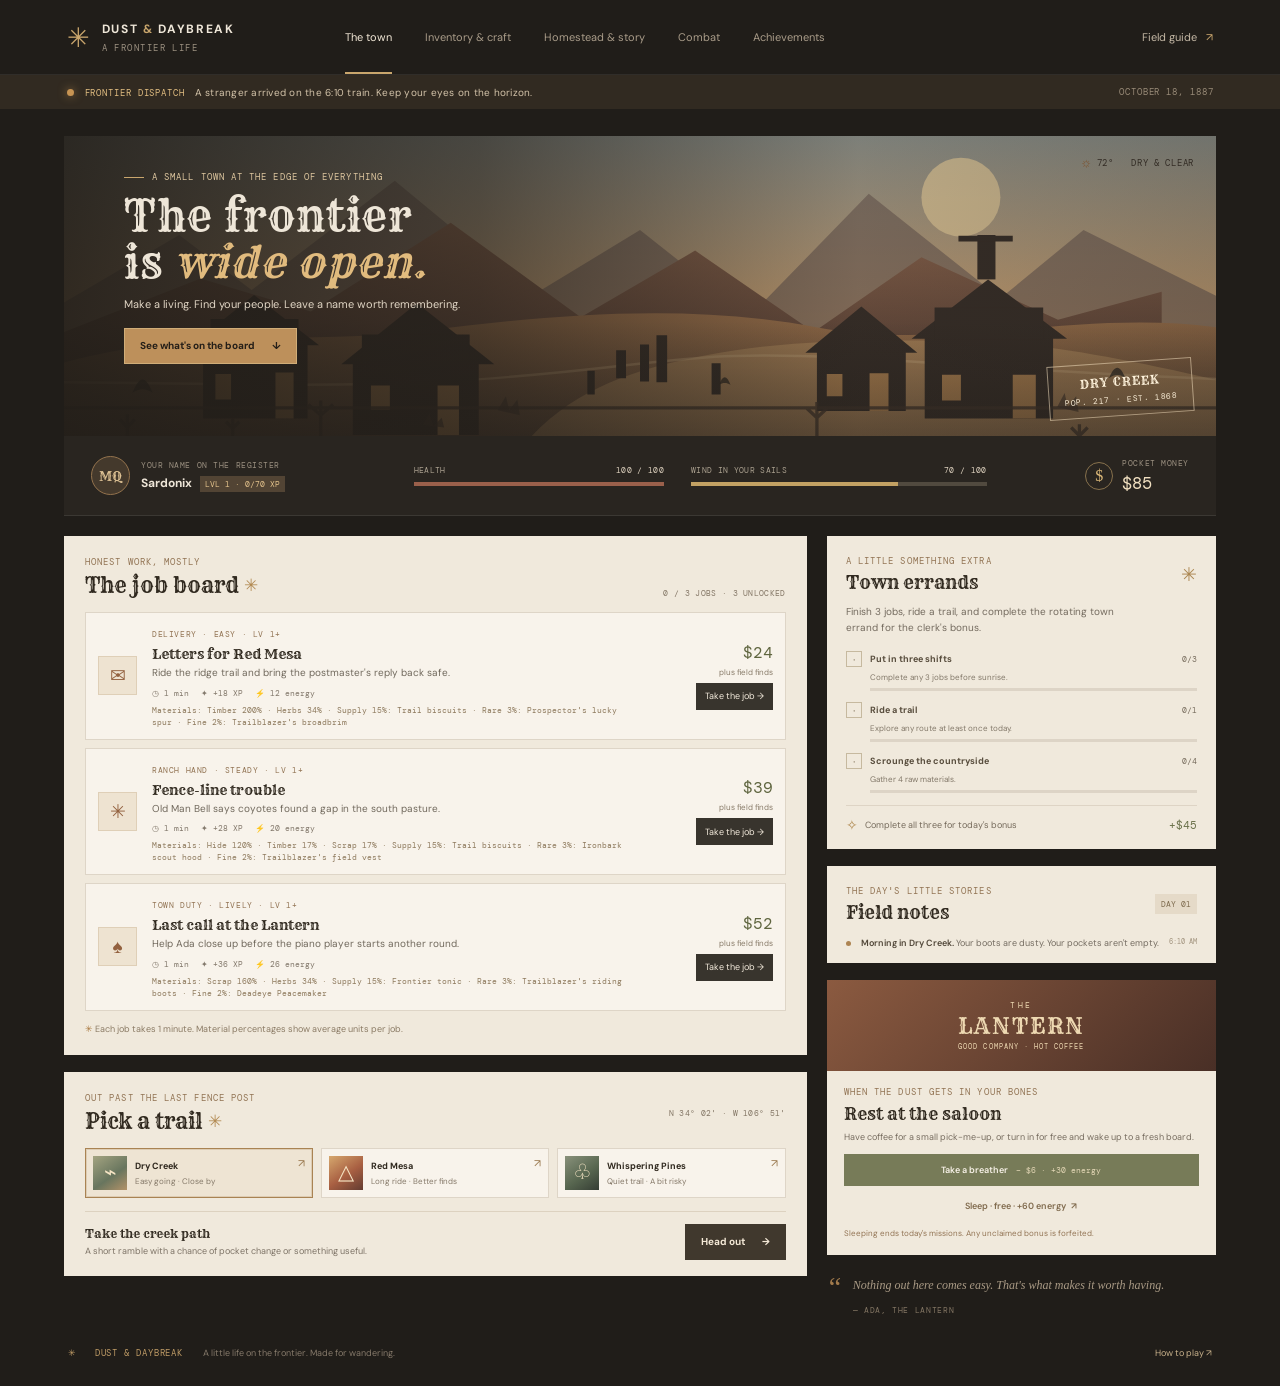
<file: index.html>
<!doctype html>
<html lang="en">
  <head>
    <meta charset="UTF-8" />
    <meta name="viewport" content="width=device-width, initial-scale=1.0" />
    <meta name="theme-color" content="#201d19" />
    <meta name="description" content="Make your own legend on the untamed frontier." />
    <title>Dust &amp; Daybreak — A Frontier Life</title>
    <link rel="stylesheet" href="styles.css" />
    <script src="script.js" defer></script>
  </head>
  <body>
    <header class="topbar">
      <a class="brand" href="index.html" aria-label="Dust and Daybreak home">
        <span class="brand-star" aria-hidden="true">✳</span>
        <span><strong>DUST <i>&amp;</i> DAYBREAK</strong><small>A FRONTIER LIFE</small></span>
      </a>
      <nav class="main-nav" role="tablist" aria-label="Game areas">
        <button class="nav-link active" id="town-tab" type="button" role="tab" aria-selected="true" aria-controls="town-panel" data-tab="town">The town</button>
        <button class="nav-link" id="inventory-tab" type="button" role="tab" aria-selected="false" aria-controls="inventory-panel" data-tab="inventory">Inventory &amp; craft</button>
        <button class="nav-link" id="homestead-tab" type="button" role="tab" aria-selected="false" aria-controls="homestead-panel" data-tab="homestead">Homestead &amp; story</button>
        <button class="nav-link" id="combat-tab" type="button" role="tab" aria-selected="false" aria-controls="combat-panel" data-tab="combat">Combat</button>
        <button class="nav-link" id="achievements-tab" type="button" role="tab" aria-selected="false" aria-controls="achievements-panel" data-tab="achievements">Achievements</button>
      </nav>
      <a class="guide-link" href="contact.html">Field guide <span aria-hidden="true">↗</span></a>
    </header>

    <div class="ticker" aria-label="Town notice">
      <span class="ticker-light" aria-hidden="true"></span>
      <span><b>FRONTIER DISPATCH</b> &nbsp; A stranger arrived on the 6:10 train. Keep your eyes on the horizon.</span>
      <span class="ticker-date">OCTOBER 18, 1887</span>
    </div>

    <main class="game-shell" id="town">
      <section class="landscape" aria-labelledby="town-title">
        <svg class="landscape-art" viewBox="0 0 1400 460" preserveAspectRatio="xMidYMid slice" role="img" aria-label="An illustrated frontier town beneath a wide desert sky">
          <defs>
            <linearGradient id="sky" x1="0" x2="0" y1="0" y2="1">
              <stop offset="0" stop-color="#859497" />
              <stop offset=".58" stop-color="#d5aa78" />
              <stop offset="1" stop-color="#e7c491" />
            </linearGradient>
            <linearGradient id="mesa" x1="0" x2="0" y1="0" y2="1">
              <stop stop-color="#956b52" />
              <stop offset="1" stop-color="#563f35" />
            </linearGradient>
            <linearGradient id="ground" x1="0" x2="0" y1="0" y2="1">
              <stop stop-color="#a97a51" />
              <stop offset="1" stop-color="#514136" />
            </linearGradient>
          </defs>
          <rect width="1400" height="460" fill="url(#sky)" />
          <circle cx="1090" cy="122" r="48" fill="#f3d9a5" opacity=".76" />
          <path d="M0 250 140 168l88 67 174-133 168 139 130-79 133 105 145-149 160 127 101-83 161 80v126H0Z" fill="#76645b" opacity=".67" />
          <path d="M0 286 166 221l134 40 170-108 158 115 139-81 144 99 131-91 166 76 126-34v114H0Z" fill="url(#mesa)" />
          <path d="M0 323c170-45 285-20 440-39s314-34 474-4 317-22 486 0v180H0Z" fill="url(#ground)" />
          <path d="M531 460c61-94 141-125 251-146 97-19 193-19 320-17 73 1 173 18 298 47v116Z" fill="#c29866" opacity=".72" />
          <path d="M0 347c167 1 294 7 459-1 178-9 265-29 355-31 152-4 277 16 586 28" fill="none" stroke="#ddbb8b" stroke-width="3" opacity=".45" />
          <g fill="#382f29">
            <path d="M169 298h127v93H169z" /><path d="m155 302 76-61 79 61Z" />
            <path d="M178 270h107v32H178z" /><path d="M184 337h19v31h-19zm73-2h22v56h-22z" fill="#bd8c57" />
            <path d="M351 319h153v92H351z" /><path d="m337 325 92-74 94 74Z" />
            <path d="M362 289h131v36H362z" /><path d="M373 351h23v29h-23zm81 0h26v60h-26z" fill="#bd8c57" />
            <path d="M915 305h108v77H915z" /><path d="m901 311 68-56 68 56Z" />
            <path d="M927 337h19v27h-19zm52-1h23v46h-23z" fill="#bd8c57" />
            <path d="M1046 286h156v105h-156z" /><path d="m1030 294 93-72 96 72Z" />
            <path d="M1058 256h132v39h-132z" /><path d="M1067 338h23v31h-23zm86 0h28v53h-28z" fill="#bd8c57" />
            <path d="M1110 222h22v-54h-22z" /><path d="M1087 169h66v7h-66z" />
            <path d="M671 342h12v-34h-12zm29 4h11v-45h-11z" />
            <path d="M720 347h13v-57h-13zM636 362h9v-29h-9zM787 362h11v-38h-11z" />
          </g>
          <g stroke="#46382e" stroke-width="4" fill="none" opacity=".8">
            <path d="M0 378h1400M312 369v57m-15-52 15 13 15-13m588-3v48m-13-41 13 12 13-12" />
            <path d="M77 386v39m-9-33 9 10 9-10m119-1v31m-8-27 8 8 8-8m1021 3v32m-10-28 10 10 10-10" />
          </g>
          <g fill="#332c25" opacity=".8"><path d="M83 360c9-22 16-22 25 0-9-6-16-6-25 0m1187-18c7-17 13-17 20 0-7-5-13-5-20 0m-474 8c5-12 9-12 14 0-5-3-9-3-14 0" /></g>
          <g fill="#46382e" opacity=".66"><path d="m527 381 10-17 4 17 10-13 3 19zm-91 18 8-14 5 15 10-10 3 12zm771-22 9-17 4 17 10-13 3 19z" /></g>
        </svg>
        <div class="landscape-shade"></div>
        <div class="landscape-copy">
          <p class="eyebrow"><span class="eyebrow-line"></span> A small town at the edge of everything</p>
          <h1 id="town-title">The frontier<br />is <em>wide open.</em></h1>
          <p>Make a living. Find your people. Leave a name worth remembering.</p>
          <a class="primary-button" href="#work">See what's on the board <span aria-hidden="true">↓</span></a>
        </div>
        <div class="town-stamp"><span>DRY CREEK</span><small>POP. 217 · EST. 1868</small></div>
        <div class="sun-note"><span aria-hidden="true">☼</span> 72° &nbsp; DRY &amp; CLEAR</div>
      </section>

      <section class="status-strip" aria-label="Character status">
        <div class="player-name">
          <div class="avatar" aria-hidden="true">MQ</div>
          <div><small>YOUR NAME ON THE REGISTER</small><strong>Sardonix <span class="level-pill" id="level">LVL 1</span></strong></div>
        </div>
        <div class="meter-group">
          <div class="meter-label"><span>HEALTH</span><b id="health-value">100 / 100</b></div>
          <div class="meter"><span class="health-fill" id="health-bar"></span></div>
        </div>
        <div class="meter-group energy-group">
          <div class="meter-label"><span>WIND IN YOUR SAILS</span><b id="energy-value">70 / 100</b></div>
          <div class="meter"><span class="energy-fill" id="energy-bar"></span></div>
        </div>
        <div class="wallet"><span aria-hidden="true">$</span><div><small>POCKET MONEY</small><strong id="money-value">$85</strong></div></div>
      </section>

      <div class="content-grid tab-panel" id="town-panel" role="tabpanel" aria-labelledby="town-tab" data-panel="town">
        <div class="main-column">
          <section class="panel job-panel" id="work" aria-labelledby="jobs-title">
            <div class="section-topline">
              <div><p class="eyebrow dark-eyebrow">Honest work, mostly</p><h2 id="jobs-title">The job board <span class="section-spark" aria-hidden="true">✳</span></h2></div>
              <span class="board-count" id="jobs-count">0 / 3 POSTED JOBS</span>
            </div>
            <div class="job-list" id="job-list"></div>
            <p class="panel-footnote"><span aria-hidden="true">✳</span> Each job takes 1 minute. Material percentages show average units per job.</p>
          </section>

          <section class="panel trail-panel" aria-labelledby="trail-title">
            <div class="section-topline">
              <div><p class="eyebrow dark-eyebrow">Out past the last fence post</p><h2 id="trail-title">Pick a trail <span class="section-spark" aria-hidden="true">✳</span></h2></div>
              <span class="trail-mark" aria-hidden="true">N 34° 02' · W 106° 51'</span>
            </div>
            <div class="route-list" role="group" aria-label="Choose an exploration route">
              <button class="route-button selected" type="button" data-route="creek" aria-pressed="true"><span class="route-thumb route-creek" aria-hidden="true">⌁</span><span><b>Dry Creek</b><small>Easy going · Close by</small></span><span class="route-arrow" aria-hidden="true">↗</span></button>
              <button class="route-button" type="button" data-route="mesa" aria-pressed="false"><span class="route-thumb route-mesa" aria-hidden="true">△</span><span><b>Red Mesa</b><small>Long ride · Better finds</small></span><span class="route-arrow" aria-hidden="true">↗</span></button>
              <button class="route-button" type="button" data-route="pines" aria-pressed="false"><span class="route-thumb route-pines" aria-hidden="true">♧</span><span><b>Whispering Pines</b><small>Quiet trail · A bit risky</small></span><span class="route-arrow" aria-hidden="true">↗</span></button>
            </div>
            <div class="trail-action">
              <div><strong id="route-title">Take the creek path</strong><span id="route-description">A short ramble with a chance of pocket change or something useful.</span></div>
              <button class="primary-button dark-button" id="explore-button" type="button">Head out <span aria-hidden="true">→</span></button>
            </div>
          </section>

        </div>

        <aside class="side-column">
          <section class="panel daily-panel" aria-labelledby="daily-title">
            <div class="section-topline compact-heading"><div><p class="eyebrow dark-eyebrow">A little something extra</p><h2 id="daily-title">Town errands</h2></div><span class="daily-icon" aria-hidden="true">✳</span></div>
            <p class="daily-description">Finish 3 jobs, ride a trail, and complete the rotating town errand for the clerk's bonus.</p>
            <div class="daily-mission-list" id="daily-mission-list"></div>
            <div class="quest-reward"><span aria-hidden="true">✧</span><span>Complete all three for today's bonus</span><b id="daily-bonus">+$45</b></div>
          </section>

          <section class="panel journal-panel" aria-labelledby="journal-title">
            <div class="section-topline compact-heading"><div><p class="eyebrow dark-eyebrow">The day's little stories</p><h2 id="journal-title">Field notes</h2></div><span class="journal-day" id="day-label">DAY 01</span></div>
            <ol class="journal-list" id="journal-list" aria-live="polite">
              <li><span class="journal-dot"></span><span><b>Morning in Dry Creek.</b> Your boots are dusty. Your pockets aren't empty.</span><time>6:10 AM</time></li>
            </ol>
          </section>

          <section class="panel saloon-panel" aria-labelledby="saloon-title">
            <div class="saloon-art" aria-hidden="true"><span>THE</span><strong>LANTERN</strong><small>GOOD COMPANY · HOT COFFEE</small></div>
            <div class="saloon-copy"><div><p class="eyebrow dark-eyebrow">When the dust gets in your bones</p><h2 id="saloon-title">Rest at the saloon</h2></div><p>Have coffee for a small pick-me-up, or turn in for free and wake up to a fresh board.</p><button class="rest-button" id="rest-button" type="button">Take a breather <span>− $6 · +30 energy</span></button><button class="day-button" id="day-button" type="button">Sleep · free · +60 energy <span aria-hidden="true">↗</span></button><p class="sleep-warning">Sleeping ends today's missions. Any unclaimed bonus is forfeited.</p></div>
          </section>

          <div class="aside-note"><span aria-hidden="true">“</span><p>Nothing out here comes easy. That's what makes it worth having.</p><small>— ADA, THE LANTERN</small></div>
        </aside>
      </div>

      <section class="tab-panel panel inventory-panel" id="inventory-panel" role="tabpanel" aria-labelledby="inventory-tab" data-panel="inventory" hidden>
        <div class="section-topline">
          <div><p class="eyebrow dark-eyebrow">What you've gathered, made, and earned</p><h2>Inventory &amp; workshop</h2></div>
          <span class="board-count" id="inventory-count">0 ITEMS</span>
        </div>
        <div class="workshop-grid">
          <section class="workshop-section character-section" aria-labelledby="gear-title">
            <div class="subsection-title"><h3 id="gear-title">Your kit</h3><span id="combat-power">POWER 0</span></div>
            <div class="character-sheet">
              <div class="character-art" aria-label="Sardonix wearing frontier gear">
                <svg viewBox="0 0 220 310" role="img" aria-labelledby="character-svg-title">
                  <title id="character-svg-title">Illustrated frontier traveler</title>
                  <ellipse cx="110" cy="292" rx="72" ry="10" fill="#b9a98e" opacity=".45"/>
                  <path d="M66 110 43 139l-19 73 18 5 27-62 7 76h69l7-77 27 61 19-9-24-76-24-23Z" fill="#806349" stroke="#493a2d" stroke-width="5"/>
                  <path d="m75 177-12 82 22 17 20-67 18 67 22-17-10-82Z" fill="#493e32" stroke="#352e26" stroke-width="5"/>
                  <path d="m78 264-7 27 33 2 5-11-18-19m37 0-5 19 7 10 34-3-7-25Z" fill="#332c25" stroke="#251f1a" stroke-width="4"/>
                  <path d="m76 114 34 31 35-31-13 72-22 16-22-16Z" fill="#a76b43" stroke="#493a2d" stroke-width="4"/>
                  <path d="m91 137 19 9 18-9 5 41-23 20-23-20Z" fill="#d0aa72" stroke="#493a2d" stroke-width="4"/>
                  <path d="m74 118-24 18 21 21 17-28m54-11 25 18-21 22-18-28" fill="#806349" stroke="#493a2d" stroke-width="4"/>
                  <path d="M82 57c0-25 11-39 29-39s29 14 29 39v27c0 25-13 41-29 41S82 109 82 84Z" fill="#c88f65" stroke="#493a2d" stroke-width="4"/>
                  <path d="M64 63c5-25 26-38 49-38 23 0 41 13 46 35-25-10-65-9-95 3Z" fill="#493a2d"/>
                  <path d="M52 62c13-8 39-12 62-12s45 5 57 13l-6 10H59Z" fill="#9b7147" stroke="#493a2d" stroke-width="5"/>
                  <path d="M91 83h11m18 0h11m-25 24c8 5 16 5 23 0" fill="none" stroke="#493a2d" stroke-width="3" stroke-linecap="round"/>
                  <path d="m154 129 19 19-35 45-9-8Z" fill="#c9b391" stroke="#493a2d" stroke-width="4"/>
                  <path d="m125 190 17-12 9 9-17 17Z" fill="#544335"/>
                </svg>
                <span class="character-nameplate">SARDONIX <small>FRONTIER HAND · LV <b id="character-level">1</b></small></span>
              </div>
              <div class="character-loadout" id="equipment-slots" aria-live="polite"></div>
            </div>
            <div class="combat-stats" id="combat-stats"></div>
            <div class="set-bonuses" id="set-bonuses" aria-label="Equipment set bonuses"></div>
          </section>
          <section class="workshop-section" aria-labelledby="bag-title">
            <div class="subsection-title"><h3 id="bag-title">Your satchel</h3><span>GROUPED BY EQUIPMENT SLOT</span></div>
            <div class="inventory-list" id="inventory-list" aria-live="polite"></div>
          </section>
          <section class="workshop-section recipe-section" aria-labelledby="recipes-title">
            <div class="subsection-title"><h3 id="recipes-title">The workbench</h3><span>FIELD CRAFTING</span></div>
            <p class="workshop-intro">Gear comes from crafting or field finds, not the Outfitters. Each item shows the slot it fits and exactly what changes compared with your current gear.</p>
            <div class="recipe-list" id="recipe-list"></div>
          </section>
          <section class="workshop-section shop-section" aria-labelledby="shop-title">
            <div class="subsection-title"><h3 id="shop-title">Dry Creek Outfitters</h3><span>FOOD &amp; FIELD SUPPLIES</span></div>
            <p class="workshop-intro">The Outfitters sell only trail biscuits and healing tonics. Weapons and armor must be crafted at the workbench or earned on the trail.</p>
            <div class="shop-list" id="shop-list"></div>
          </section>
          <section class="workshop-section goals-section" aria-labelledby="goals-title">
            <div class="subsection-title"><h3 id="goals-title">Frontier ledger</h3><span>LONGER GOALS</span></div>
            <div class="mission-list" id="mission-list"></div>
          </section>
        </div>
      </section>

      <section class="tab-panel panel homestead-panel" id="homestead-panel" role="tabpanel" aria-labelledby="homestead-tab" data-panel="homestead" hidden>
        <div class="section-topline">
          <div><p class="eyebrow dark-eyebrow">Sardonix's claim · Dry Creek territory</p><h2>The Bell Homestead</h2></div>
          <span class="board-count" id="homestead-status">No deed yet</span>
        </div>
        <p class="homestead-intro">Build a home that works for you. Buy construction supplies at the Builder's Yard, use your land wisely, and turn raw finds into the materials needed for fine gear.</p>
        <section class="story-section" aria-labelledby="story-title">
          <div class="subsection-title"><h3 id="story-title">The Vane Ledger</h3><span id="story-count">CHAPTER 1 OF 10</span></div>
          <div id="story-content"></div>
        </section>
        <div class="homestead-grid">
          <div class="homestead-column">
            <section class="workshop-section" aria-labelledby="home-title">
              <div class="subsection-title"><h3 id="home-title">Your home</h3><span id="homestead-capacity">0 / 0 PLOTS</span></div>
              <div class="home-benefits" id="homestead-buffs"></div>
              <button class="small-button claim-land-button" id="claim-land" type="button">Sign the Bell deed · Free</button>
              <p class="home-cost" id="cabin-cost"></p>
              <button class="small-button" id="upgrade-cabin" type="button">Build the cabin</button>
            </section>
            <section class="workshop-section" aria-labelledby="builder-title">
              <div class="subsection-title"><h3 id="builder-title">Builder's Yard</h3><span>CONSTRUCTION SUPPLIES</span></div>
              <p class="workshop-intro">The lumber foreman keeps planks, fieldstone, and nails in stock.</p>
              <div class="builder-stock" id="builder-stock"></div>
            </section>
            <section class="workshop-section" aria-labelledby="buildings-title">
              <div class="subsection-title"><h3 id="buildings-title">Build on your land</h3><span>SPACE IS LIMITED</span></div>
              <div class="building-list" id="building-list"></div>
            </section>
          </div>
          <div class="homestead-column">
            <section class="workshop-section" aria-labelledby="refinement-title">
              <div class="subsection-title"><h3 id="refinement-title">Refining sheds</h3><span>RAW IN · FINISHED OUT</span></div>
              <p class="workshop-intro">Smelt copper in the assay shed and cure leather in the tanning shed. Better recipes require finished materials and the right station.</p>
              <div class="refinement-list" id="refinement-list"></div>
            </section>
            <section class="workshop-section" aria-labelledby="production-title">
              <div class="subsection-title"><h3 id="production-title">Homestead harvest</h3><span>ONCE EACH MORNING</span></div>
              <p class="workshop-intro">Gardens, woodlots, and pastures add materials to your satchel when you sleep. A more comfortable home also improves recovery and provides modest combat bonuses.</p>
            </section>
            <section class="workshop-section homestead-tip">
              <b>A frontier life is built one season at a time.</b>
              <p>The story follows Silas Vane's debt scheme from the old assay shed to the night train. Build, craft, take jobs, and explore whenever you like; campaign objectives remember what you've already accomplished.</p>
            </section>
          </div>
        </div>
      </section>

      <section class="tab-panel panel combat-panel" id="combat-panel" role="tabpanel" aria-labelledby="combat-tab" data-panel="combat" hidden>
        <div class="section-topline">
          <div><p class="eyebrow dark-eyebrow">The wild country bites back</p><h2>Frontier encounters</h2></div>
          <span class="board-count">EQUIPMENT POWER <b id="battle-power">0</b></span>
        </div>
        <p class="combat-intro">Combat drives the story beyond Vane. Each new chapter reveals materials and crafting work for the weapon needed to face the next enemy: Ironjaw's ironheart unlocks the Railbreaker, Cinderback's heartstone powers the precision foundry, and the Rail Warden's badge opens the Blackglass works. New foes stay locked until their chapter and required weapon are ready.</p>
        <section class="combat-route" aria-labelledby="combat-route-title">
          <div class="subsection-title"><h3 id="combat-route-title">Why fight? · The trail to Vane</h3><span>CAMPAIGN-CRITICAL</span></div>
          <div class="combat-path" id="combat-path"></div>
        </section>
        <div class="combat-layout">
          <div class="enemy-list" id="enemy-list"></div>
          <section class="battle-card" aria-labelledby="battle-title">
            <div class="battle-header"><span class="eyebrow dark-eyebrow">THE DUSTY GULCH</span><span class="enemy-state" id="battle-state">NO ENCOUNTER</span></div>
            <h3 id="battle-title">The trail is quiet.</h3>
            <p id="battle-description">Pick a creature on the left to begin. Bosses require proper gear and a steady hand.</p>
            <div class="battle-health"><div><span id="enemy-health-label">ENEMY</span><b id="enemy-health-value">—</b></div><div class="meter"><span id="enemy-health-bar"></span></div></div>
            <div class="battle-health"><div><span>YOUR HEALTH</span><b id="battle-player-health">100 / 100</b></div><div class="meter"><span class="health-fill" id="battle-health-bar"></span></div></div>
            <div class="battle-actions"><button class="primary-button dark-button" id="attack-button" type="button" disabled>Strike</button><button class="retreat-button" id="retreat-button" type="button" disabled>Retreat</button></div>
            <ol class="battle-log" id="battle-log" aria-live="polite"><li>Wind stirs the sagebrush.</li></ol>
          </section>
        </div>
      </section>

      <section class="tab-panel panel achievements-panel" id="achievements-panel" role="tabpanel" aria-labelledby="achievements-tab" data-panel="achievements" hidden>
        <div class="section-topline">
          <div><p class="eyebrow dark-eyebrow">A ledger of a life well lived</p><h2>Frontier achievements</h2></div>
          <span class="board-count" id="achievement-count">0 / 0 EARNED</span>
        </div>
        <p class="achievements-intro">Every mark tracks real progress across the jobs, story, workshops, homestead, and frontier fights. The final honor is reserved for a truly finished ledger: every chapter, upgrade, craft, job, refinement, and enemy.</p>
        <div class="achievement-grid" id="achievement-list" aria-live="polite"></div>
      </section>

      <footer class="game-footer"><span>✳ &nbsp; DUST &amp; DAYBREAK</span><span>A little life on the frontier. Made for wandering.</span><a href="contact.html">How to play ↗</a></footer>
    </main>
    <div class="toast" id="toast" role="status" aria-live="polite"></div>
  </body>
</html>
</file>
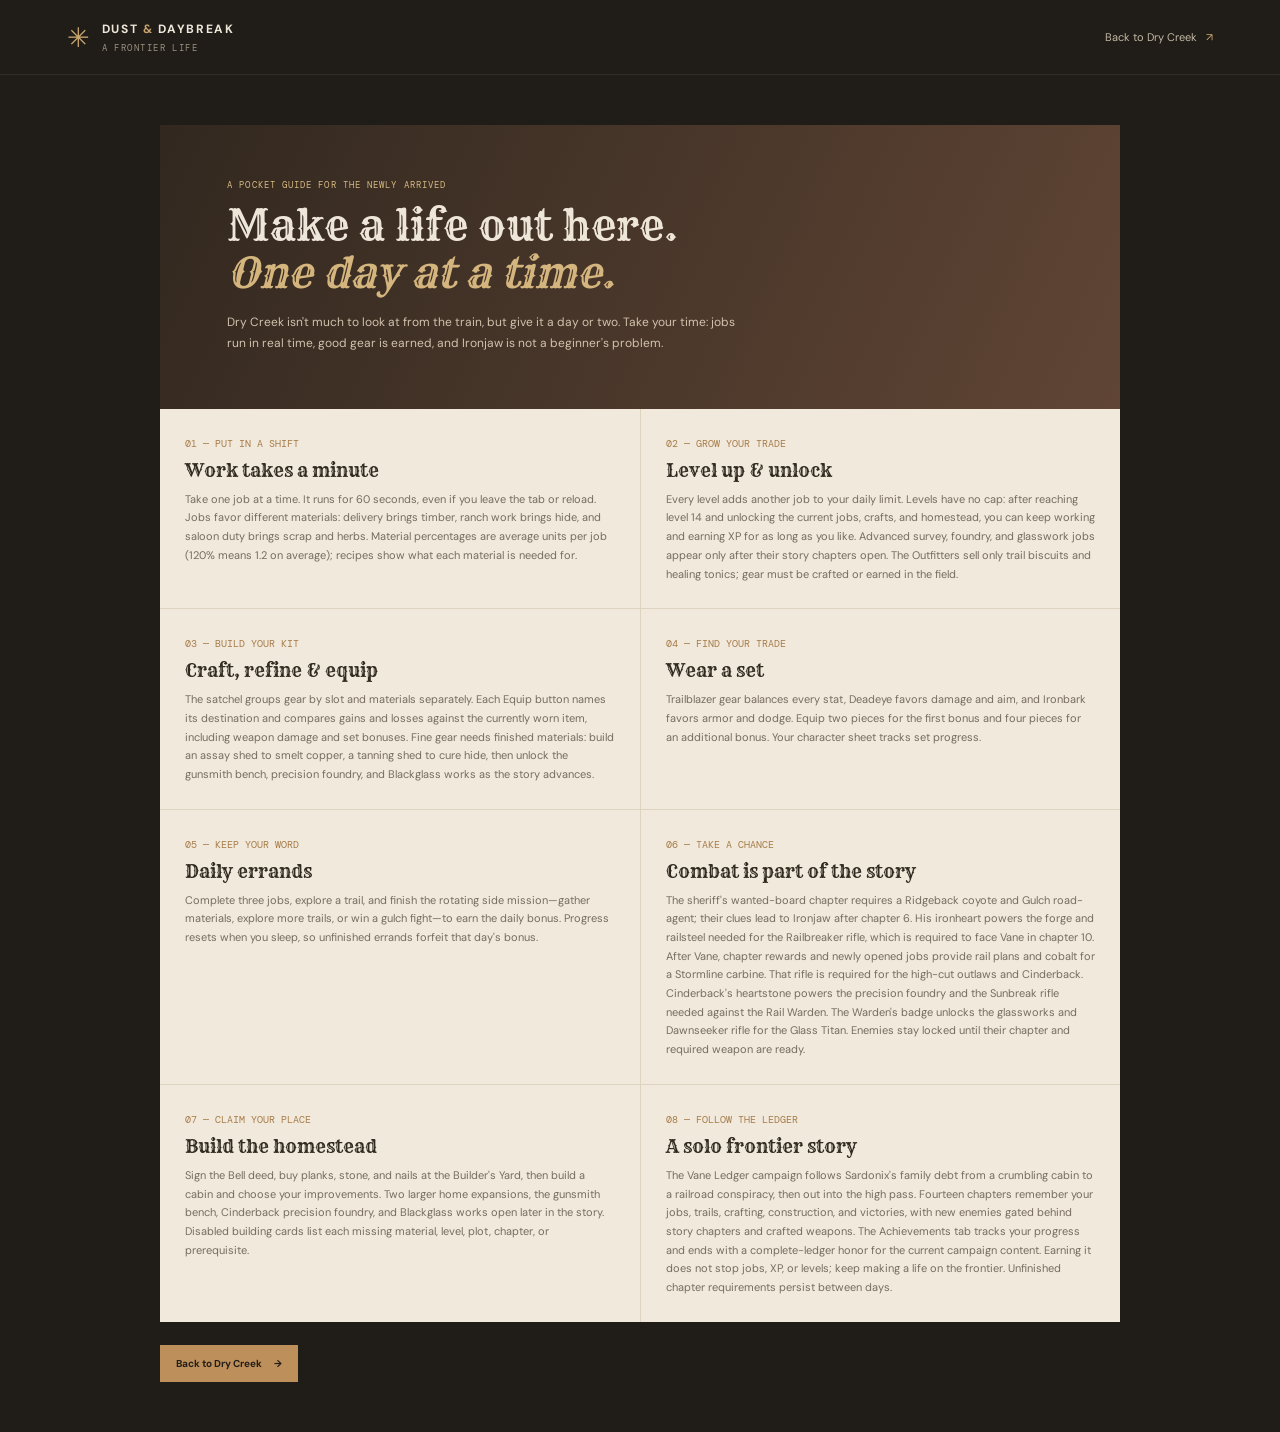
<file: contact.html>
<!doctype html>
<html lang="en">
  <head>
    <meta charset="UTF-8" />
    <meta name="viewport" content="width=device-width, initial-scale=1.0" />
    <meta name="theme-color" content="#201d19" />
    <title>Field Guide — Dust &amp; Daybreak</title>
    <link rel="stylesheet" href="styles.css" />
  </head>
  <body class="guide-page">
    <header class="topbar">
      <a class="brand" href="index.html" aria-label="Dust and Daybreak home">
        <span class="brand-star" aria-hidden="true">✳</span>
        <span><strong>DUST <i>&amp;</i> DAYBREAK</strong><small>A FRONTIER LIFE</small></span>
      </a>
      <a class="guide-link" href="index.html">Back to Dry Creek <span aria-hidden="true">↗</span></a>
    </header>
    <main class="guide-shell">
      <section class="guide-banner">
        <p class="eyebrow">A pocket guide for the newly arrived</p>
        <h1>Make a life out here.<br /><em>One day at a time.</em></h1>
        <p>Dry Creek isn't much to look at from the train, but give it a day or two. Take your time: jobs run in real time, good gear is earned, and Ironjaw is not a beginner's problem.</p>
      </section>
      <div class="guide-content">
        <article class="guide-card"><span class="step">01 — PUT IN A SHIFT</span><h2>Work takes a minute</h2><p>Take one job at a time. It runs for 60 seconds, even if you leave the tab or reload. Jobs favor different materials: delivery brings timber, ranch work brings hide, and saloon duty brings scrap and herbs. Material percentages are average units per job (120% means 1.2 on average); recipes show what each material is needed for.</p></article>
        <article class="guide-card"><span class="step">02 — GROW YOUR TRADE</span><h2>Level up &amp; unlock</h2><p>Every level adds another job to your daily limit. Levels have no cap: after reaching level 14 and unlocking the current jobs, crafts, and homestead, you can keep working and earning XP for as long as you like. Advanced survey, foundry, and glasswork jobs appear only after their story chapters open. The Outfitters sell only trail biscuits and healing tonics; gear must be crafted or earned in the field.</p></article>
        <article class="guide-card"><span class="step">03 — BUILD YOUR KIT</span><h2>Craft, refine &amp; equip</h2><p>The satchel groups gear by slot and materials separately. Each Equip button names its destination and compares gains and losses against the currently worn item, including weapon damage and set bonuses. Fine gear needs finished materials: build an assay shed to smelt copper, a tanning shed to cure hide, then unlock the gunsmith bench, precision foundry, and Blackglass works as the story advances.</p></article>
        <article class="guide-card"><span class="step">04 — FIND YOUR TRADE</span><h2>Wear a set</h2><p>Trailblazer gear balances every stat, Deadeye favors damage and aim, and Ironbark favors armor and dodge. Equip two pieces for the first bonus and four pieces for an additional bonus. Your character sheet tracks set progress.</p></article>
        <article class="guide-card"><span class="step">05 — KEEP YOUR WORD</span><h2>Daily errands</h2><p>Complete three jobs, explore a trail, and finish the rotating side mission—gather materials, explore more trails, or win a gulch fight—to earn the daily bonus. Progress resets when you sleep, so unfinished errands forfeit that day's bonus.</p></article>
        <article class="guide-card"><span class="step">06 — TAKE A CHANCE</span><h2>Combat is part of the story</h2><p>The sheriff's wanted-board chapter requires a Ridgeback coyote and Gulch road-agent; their clues lead to Ironjaw after chapter 6. His ironheart powers the forge and railsteel needed for the Railbreaker rifle, which is required to face Vane in chapter 10. After Vane, chapter rewards and newly opened jobs provide rail plans and cobalt for a Stormline carbine. That rifle is required for the high-cut outlaws and Cinderback. Cinderback's heartstone powers the precision foundry and the Sunbreak rifle needed against the Rail Warden. The Warden's badge unlocks the glassworks and Dawnseeker rifle for the Glass Titan. Enemies stay locked until their chapter and required weapon are ready.</p></article>
        <article class="guide-card"><span class="step">07 — CLAIM YOUR PLACE</span><h2>Build the homestead</h2><p>Sign the Bell deed, buy planks, stone, and nails at the Builder's Yard, then build a cabin and choose your improvements. Two larger home expansions, the gunsmith bench, Cinderback precision foundry, and Blackglass works open later in the story. Disabled building cards list each missing material, level, plot, chapter, or prerequisite.</p></article>
        <article class="guide-card"><span class="step">08 — FOLLOW THE LEDGER</span><h2>A solo frontier story</h2><p>The Vane Ledger campaign follows Sardonix's family debt from a crumbling cabin to a railroad conspiracy, then out into the high pass. Fourteen chapters remember your jobs, trails, crafting, construction, and victories, with new enemies gated behind story chapters and crafted weapons. The Achievements tab tracks your progress and ends with a complete-ledger honor for the current campaign content. Earning it does not stop jobs, XP, or levels; keep making a life on the frontier. Unfinished chapter requirements persist between days.</p></article>
      </div>
      <a class="guide-back" href="index.html">Back to Dry Creek <span aria-hidden="true">→</span></a>
    </main>
  </body>
</html>
</file>
<file: styles.css>
@import url("https://fonts.googleapis.com/css2?family=DM+Mono:wght@400;500&family=DM+Sans:wght@400;500;600;700&family=Rye&display=swap");

:root {
  color-scheme: dark;
  --night: #201d19;
  --night-soft: #28241f;
  --panel: #f0e9dc;
  --panel-light: #f7f2e9;
  --ink: #30291f;
  --muted: #827666;
  --line: #ded3c1;
  --rust: #9c573a;
  --gold: #c9a66d;
  --green: #687653;
  --sans: "DM Sans", "Segoe UI", sans-serif;
  --mono: "DM Mono", Consolas, monospace;
  --display: "Rye", Georgia, serif;
}

* { box-sizing: border-box; }
html { scroll-behavior: smooth; scroll-padding-top: 85px; }
body { margin: 0; background: var(--night); color: #eee6d8; font-family: var(--sans); font-size: 13px; -webkit-font-smoothing: antialiased; }
button, a { font: inherit; -webkit-tap-highlight-color: transparent; }
a { color: inherit; text-decoration: none; }
button { color: inherit; }
button:focus-visible, a:focus-visible { outline: 2px solid #dcb875; outline-offset: 3px; }
.topbar { height: 75px; display: flex; align-items: center; gap: 48px; padding: 0 max(calc((100vw - 1300px) / 2), 5.2%); border-bottom: 1px solid #ffffff12; background: var(--night); }
.brand { display: flex; align-items: center; gap: 12px; min-width: 230px; }
.brand-star { color: var(--gold); font-size: 27px; }
.brand strong { display: block; font-size: 12px; letter-spacing: .14em; }
.brand strong i { color: var(--gold); font-style: normal; }
.brand small { display: block; margin-top: 5px; color: #9b9080; font: 9px var(--mono); letter-spacing: .16em; }
.main-nav { display: flex; align-items: center; gap: 33px; height: 100%; }
.nav-link, .guide-link { color: #c4b8a5; font-size: 11px; transition: color .18s ease; }
.nav-link { padding: 0; border: 0; background: transparent; cursor: pointer; }
.nav-link[aria-selected="false"] { color: #a99c89; }
.nav-link:hover, .guide-link:hover { color: #f1dfbf; }
.nav-link.active { position: relative; color: #f2e8d7; }
.nav-link.active::after { position: absolute; right: 0; bottom: -30px; left: 0; height: 2px; background: var(--gold); content: ""; }
.guide-link { margin-left: auto; }
.guide-link span { padding-left: 6px; color: var(--gold); }
.ticker { height: 34px; display: flex; align-items: center; gap: 11px; padding: 0 max(calc((100vw - 1300px) / 2), 5.2%); background: #312a21; color: #d3c3a9; font-size: 10px; letter-spacing: .025em; }
.ticker b { color: #e1bd81; font: 9px var(--mono); letter-spacing: .1em; }
.ticker-light { width: 7px; height: 7px; flex: 0 0 7px; border-radius: 50%; background: #c79453; box-shadow: 0 0 10px #d29d58a8; }
.ticker-date { margin-left: auto; color: #998b78; font: 9px var(--mono); letter-spacing: .1em; }
.game-shell { width: min(1300px, 90%); margin: 27px auto 0; }
.landscape { position: relative; height: 300px; overflow: hidden; background: #8d8377; }
.landscape-art, .landscape-shade { position: absolute; inset: 0; width: 100%; height: 100%; }
.landscape-art { object-fit: cover; }
.landscape-shade { background: linear-gradient(90deg, #211d18e8 0%, #211d18a8 36%, #211d1833 69%, #211d184d 100%), linear-gradient(0deg, #211d1977, transparent 38%); }
.landscape-copy { position: absolute; top: 35px; left: 5.2%; max-width: 470px; }
.eyebrow { margin: 0 0 10px; color: #ad7652; font: 9px var(--mono); letter-spacing: .12em; text-transform: uppercase; }
.landscape-copy .eyebrow { display: flex; align-items: center; gap: 8px; color: #ddc69f; }
.eyebrow-line { width: 20px; height: 1px; background: var(--gold); }
.landscape h1 { margin: 0; font: 43px/1.09 var(--display), Georgia, serif; letter-spacing: .015em; }
.landscape h1 em { color: #e1bb7e; font-weight: 400; }
.landscape-copy > p:not(.eyebrow) { margin: 10px 0 17px; color: #e0d5c4; font-size: 11px; }
.primary-button { min-height: 36px; display: inline-flex; align-items: center; justify-content: center; gap: 17px; padding: 0 15px; border: 1px solid #d0ad78; background: #bd905b; color: #241e18; font-size: 10px; font-weight: 700; transition: background .16s ease, transform .16s ease; cursor: pointer; }
.primary-button:hover:not(:disabled) { transform: translateY(-1px); background: #d1a96e; }
.primary-button:disabled { opacity: .46; cursor: not-allowed; }
.town-stamp { position: absolute; right: 23px; bottom: 20px; display: grid; gap: 5px; padding: 11px 15px; border: 1px solid #f3dfbd8c; color: #fff3dc; text-align: center; transform: rotate(-4deg); }
.town-stamp span { font: 12px var(--display); letter-spacing: .08em; }
.town-stamp small { font: 8px var(--mono); letter-spacing: .08em; }
.sun-note { position: absolute; top: 17px; right: 22px; color: #332c25; font: 9px var(--mono); letter-spacing: .08em; }
.sun-note span { color: #7d5938; font-size: 14px; vertical-align: -1px; }
.status-strip { min-height: 80px; display: grid; grid-template-columns: 1.18fr 1fr 1.18fr .7fr; align-items: center; gap: 27px; padding: 0 27px; border-bottom: 1px solid #ffffff16; background: #292520; }
.player-name { display: flex; align-items: center; gap: 11px; }
.avatar { width: 39px; height: 39px; display: grid; place-items: center; border: 1px solid #94734d; border-radius: 50%; background: #44392c; color: #dfc395; font: 13px var(--display); }
.player-name small, .wallet small { display: block; margin-bottom: 4px; color: #9b9080; font: 8px var(--mono); letter-spacing: .07em; }
.player-name strong { font-size: 12px; }
.level-pill { margin-left: 5px; padding: 3px 5px; background: #524434; color: #e5c48d; font: 8px var(--mono); }
.meter-label { display: flex; justify-content: space-between; gap: 8px; margin-bottom: 7px; color: #aaa08f; font: 8px var(--mono); letter-spacing: .04em; }
.meter-label b { color: #e0d4c1; font-weight: 400; }
.meter { height: 4px; overflow: hidden; background: #514a3f; }
.meter > span { display: block; height: 100%; transition: width .3s ease; }
.health-fill { background: #9a604b; }
.energy-fill { background: #c2a163; }
.wallet { display: flex; align-items: center; gap: 9px; justify-self: end; }
.wallet > span { width: 28px; height: 28px; display: grid; place-items: center; border: 1px solid #88724d; border-radius: 50%; color: #dbb878; font: 16px Georgia, serif; }
.wallet strong { font: 17px var(--mono); color: #f0dfc0; }
.content-grid { display: grid; grid-template-columns: minmax(0, 1.66fr) minmax(290px, .87fr); align-items: start; gap: 20px; margin-top: 20px; }
.main-column, .side-column { display: grid; gap: 17px; }
.panel { padding: 20px 21px; background: var(--panel); color: var(--ink); }
.section-topline { display: flex; justify-content: space-between; align-items: end; gap: 12px; margin-bottom: 14px; }
.section-topline h2 { margin: 0; font: 21px/1.2 var(--display), Georgia, serif; font-weight: 400; }
.dark-eyebrow { margin-bottom: 5px; color: #927454; }
.section-spark { color: #b28a52; font: 17px var(--sans); vertical-align: 2px; }
.board-count, .trail-mark { color: #837665; font: 8px var(--mono); letter-spacing: .04em; }
.job-list { display: grid; gap: 8px; }
.job-card { display: grid; grid-template-columns: 41px minmax(0, 1fr) 126px; align-items: center; gap: 13px; min-height: 100px; padding: 11px 12px; border: 1px solid #ded5c7; background: #f8f3eb; transition: border-color .2s ease, opacity .2s ease; }
.job-card.completed { border-color: #9ba283; background: #ecede2; }
.job-card.board-closed { opacity: .57; }
.job-icon { width: 39px; height: 39px; display: grid; place-items: center; border: 1px solid #dfcfb7; background: #eee3d1; color: #93613f; font: 19px Georgia, serif; }
.icon-ranch { color: #777a4e; background: #e6e5d5; }
.icon-saloon { color: #9a563e; background: #f0e1d7; }
.job-category { color: #927454; font: 8px var(--mono); letter-spacing: .075em; }
.job-info h3 { margin: 4px 0 3px; font: 14px var(--display), Georgia, serif; font-weight: 400; }
.job-info > p { margin: 0; color: #71695d; font-size: 10px; line-height: 1.45; }
.job-tags { display: flex; flex-wrap: wrap; gap: 12px; margin-top: 7px; color: #82786b; font: 8px var(--mono); }
.job-reward { display: grid; justify-items: end; gap: 4px; }
.job-reward strong { color: #5f653f; font: 16px var(--mono); }
.job-reward small { color: #887b69; font-size: 8px; }
.small-button { min-height: 27px; margin-top: 2px; padding: 0 9px; border: 0; background: #38342d; color: #f3eadc; font-size: 9px; cursor: pointer; }
.small-button:hover:not(:disabled) { background: #80563a; }
.small-button:disabled { background: #7c806c; cursor: default; }
.panel-footnote { margin: 12px 0 0; color: #8b7b65; font-size: 9px; }
.panel-footnote span { color: #a97941; }
.trail-panel { padding-bottom: 16px; }
.trail-mark { align-self: center; font-size: 8px; }
.route-list { display: grid; grid-template-columns: repeat(3, 1fr); gap: 8px; }
.route-button { min-width: 0; display: flex; align-items: center; gap: 8px; padding: 7px; border: 1px solid #ded5c7; background: #f8f3eb; color: var(--ink); text-align: left; cursor: pointer; }
.route-button:hover { border-color: #b99563; }
.route-button.selected { border-color: #a98353; background: #eee4d3; box-shadow: inset 0 0 0 1px #a9835340; }
.route-thumb { width: 34px; height: 34px; flex: 0 0 34px; display: grid; place-items: center; background: linear-gradient(145deg, #a4a481, #68755e 58%, #b39268); color: #f6e5c5; font: 21px Georgia, serif; }
.route-mesa { background: linear-gradient(145deg, #d6a86e, #a85f42 54%, #633c31); }
.route-pines { background: linear-gradient(145deg, #89917b, #586750 55%, #353d34); }
.route-button b, .route-button small { display: block; }
.route-button b { overflow: hidden; font-size: 9px; text-overflow: ellipsis; white-space: nowrap; }
.route-button small { margin-top: 4px; color: #857969; font-size: 8px; white-space: nowrap; }
.route-arrow { align-self: flex-start; margin-left: auto; color: #9b7a50; font-size: 11px; }
.trail-action { display: flex; align-items: center; justify-content: space-between; gap: 16px; margin-top: 13px; padding-top: 12px; border-top: 1px solid #ddd2c0; }
.trail-action strong, .trail-action span { display: block; }
.trail-action strong { margin-bottom: 4px; font: 12px var(--display), Georgia, serif; }
.trail-action div > span { color: #7d7366; font-size: 9px; line-height: 1.5; }
.dark-button { flex: 0 0 auto; border-color: #40382d; background: #40382d; color: #f5ead8; }
.dark-button:hover:not(:disabled) { background: #62503c; }
.inventory-list { display: grid; }
.inventory-category { margin: 12px 0 0; padding: 7px 0; border-bottom: 1px solid #cfc2ae; color: #806b4e; font: 9px var(--mono); letter-spacing: .07em; text-transform: uppercase; }
.inventory-item { display: grid; grid-template-columns: 33px minmax(0, 1fr) auto; align-items: start; gap: 7px 10px; padding: 9px 0; border-top: 1px solid #ddd3c4; }
.inventory-icon { width: 33px; height: 33px; display: grid; place-items: center; background: #e5d9c6; color: #936540; font-size: 18px; }
.inventory-details { min-width: 0; display: grid; gap: 4px; grid-column: 2 / -1; }
.inventory-details b { font-size: 10px; }
.inventory-details small { color: #83796a; font-size: 9px; }
.inventory-details .material-demand { color: #97784f; font: 8px var(--mono); }
.inventory-quantity { margin-left: auto; color: #827665; font: 10px var(--mono); }
.use-button { min-height: 25px; padding: 0 10px; border: 1px solid #b8a88f; background: transparent; color: #62533e; font-size: 9px; cursor: pointer; }
.use-button:hover { background: #e3d6c3; }
.inventory-equip-group { display: grid; justify-items: start; gap: 4px; grid-column: 2 / -1; }
.equipment-comparison { color: #716857; font-size: 8px; line-height: 1.5; }
.inventory-empty { margin: 0; padding: 12px 0 2px; color: #84796b; font-size: 10px; }
.daily-panel { padding: 19px 19px 15px; }
.compact-heading { align-items: center; margin-bottom: 10px; }
.compact-heading h2 { font-size: 18px; }
.daily-icon { color: #ab8650; font-size: 19px; }
.daily-description { max-width: 270px; margin: 0 0 15px; color: #746b5f; font-size: 10px; line-height: 1.6; }
.quest-reward { display: flex; align-items: center; gap: 7px; padding-top: 10px; border-top: 1px solid #ded4c5; color: #766b5c; font-size: 9px; }
.quest-reward > span:first-child { color: #ad854a; font-size: 14px; }
.quest-reward b { margin-left: auto; color: #697049; font: 11px var(--mono); }
.quest-reward b.bonus-earned { color: #4f713f; }
.daily-mission-list { display: grid; gap: 11px; margin-bottom: 12px; }
.daily-task { display: grid; gap: 5px; }
.daily-task-heading { display: grid; grid-template-columns: 17px minmax(0, 1fr) auto; align-items: center; gap: 7px; color: #584d3d; font-size: 9px; }
.daily-task-check { width: 16px; height: 16px; display: grid; place-items: center; border: 1px solid #c6b99f; color: #897b64; font-size: 12px; }
.daily-task-heading strong { color: #756a5b; font: 8px var(--mono); }
.daily-task > small { padding-left: 24px; color: #83796a; font-size: 8px; line-height: 1.4; }
.daily-task-meter { height: 3px; margin-left: 24px; background: #ddd4c6; }
.daily-task-meter span { display: block; height: 100%; background: #878b61; transition: width .3s ease; }
.daily-task-complete .daily-task-check { border-color: #737d55; background: #737d55; color: white; }
.daily-task-complete .daily-task-heading strong { color: #60704a; }
.sleep-warning { margin: 8px 0 0 !important; color: #927454 !important; font-size: 8px !important; line-height: 1.45; }
.journal-panel { padding: 19px 19px 12px; }
.journal-day { padding: 5px 6px; background: #e5dac8; color: #7d6a4d; font: 8px var(--mono); }
.journal-list { display: grid; gap: 11px; max-height: 194px; overflow: auto; margin: 0; padding: 3px 0 0; list-style: none; }
.journal-list li { display: grid; grid-template-columns: 7px 1fr auto; align-items: start; gap: 8px; color: #756d62; font-size: 9px; line-height: 1.55; }
.journal-list li b { color: #514739; font-weight: 600; }
.journal-dot { width: 5px; height: 5px; margin-top: 4px; border-radius: 50%; background: #ad8452; }
.journal-list time { color: #a2947f; font: 7px var(--mono); white-space: nowrap; }
.saloon-panel { overflow: hidden; padding: 0; }
.saloon-art { min-height: 91px; display: flex; flex-direction: column; align-items: center; justify-content: center; gap: 2px; background: linear-gradient(135deg, #8b5a40, #492f26); color: #eed9b2; }
.saloon-art span { font: 8px var(--mono); letter-spacing: .3em; }
.saloon-art strong { font: 22px var(--display); letter-spacing: .08em; }
.saloon-art small { font: 7px var(--mono); letter-spacing: .15em; }
.saloon-copy { padding: 15px 17px 16px; }
.saloon-copy .eyebrow { margin-bottom: 5px; }
.saloon-copy h2 { margin: 0; font: 17px var(--display), Georgia, serif; font-weight: 400; }
.saloon-copy > p { margin: 7px 0 11px; color: #776d60; font-size: 9px; }
.rest-button, .day-button { width: 100%; min-height: 32px; border: 0; background: #777b58; color: #f8f2e8; font-size: 9px; font-weight: 600; cursor: pointer; }
.rest-button:hover:not(:disabled) { background: #626844; }
.rest-button:disabled, .day-button:disabled { opacity: .48; cursor: not-allowed; }
.rest-button span { margin-left: 6px; color: #e4d7b6; font: 8px var(--mono); }
.day-button { min-height: 28px; margin-top: 6px; background: transparent; color: #806b4e; }
.day-button:hover:not(:disabled) { background: #e8dfd1; }
.day-button span { margin-left: 3px; }
.aside-note { position: relative; padding: 4px 17px 8px 26px; color: #a99a85; }
.aside-note > span { position: absolute; top: -1px; left: 2px; color: #a27b4c; font: 28px Georgia, serif; }
.aside-note p { margin: 0 0 6px; font: italic 12px/1.5 Georgia, serif; }
.aside-note small { color: #827563; font: 8px var(--mono); letter-spacing: .08em; }
.game-footer { display: flex; align-items: center; gap: 20px; padding: 22px 4px 27px; color: #85796a; font-size: 9px; }
.game-footer > span:first-child { color: #be9b66; font: 9px var(--mono); letter-spacing: .1em; }
.game-footer a { margin-left: auto; color: #c8b18b; }
.toast { position: fixed; right: 24px; bottom: 23px; z-index: 3; max-width: min(370px, calc(100vw - 32px)); padding: 12px 16px; border: 1px solid #806c4f; background: #302a22; color: #f2e7d4; font-size: 11px; line-height: 1.5; opacity: 0; pointer-events: none; transform: translateY(8px); transition: opacity .2s ease, transform .2s ease; }
.toast.visible { opacity: 1; transform: translateY(0); }
[hidden] { display: none !important; }
.tab-panel { margin-top: 20px; }
.job-card { position: relative; overflow: hidden; }
.job-card.job-active { border-color: #b38b57; }
.job-card.job-active::after { position: absolute; bottom: 0; left: 0; width: var(--job-progress, 0%); height: 3px; background: #b68951; content: ""; transition: width .25s linear; }
.job-card .small-button:disabled { opacity: .8; }
.subsection-title { display: flex; align-items: center; justify-content: space-between; gap: 12px; margin-bottom: 10px; padding-bottom: 9px; border-bottom: 1px solid #ddd3c4; }
.subsection-title h3 { margin: 0; font: 16px var(--display), Georgia, serif; font-weight: 400; }
.subsection-title > span { color: #867965; font: 8px var(--mono); letter-spacing: .06em; text-align: right; }
.workshop-grid { display: grid; grid-template-columns: 1fr 1fr; gap: 20px; }
.workshop-section { min-width: 0; padding: 15px; border: 1px solid #ddd3c4; background: #f7f2e9; }
.homestead-intro { max-width: 820px; margin: -4px 0 17px; color: #776d60; font-size: 10px; line-height: 1.7; }
.story-section { margin-bottom: 17px; padding: 16px; border: 1px solid #c9b89d; background: linear-gradient(120deg, #f8f3eb, #eee4d4); }
.story-section > .subsection-title { margin-bottom: 10px; }
#story-content { display: grid; gap: 9px; }
#story-content h3 { margin: 0; color: #483c2d; font: 17px var(--display), Georgia, serif; font-weight: 400; }
.story-scene { max-width: 850px; margin: 0; color: #716657; font: italic 11px/1.7 Georgia, serif; }
.story-requirements { display: grid; grid-template-columns: repeat(auto-fit, minmax(210px, 1fr)); gap: 6px 12px; margin: 2px 0; padding: 0; list-style: none; }
.story-requirement { display: grid; grid-template-columns: 16px minmax(0, 1fr) auto; align-items: center; gap: 6px; color: #746b5f; font-size: 9px; }
.story-requirement > span:first-child { color: #a18355; font-size: 13px; }
.story-requirement b { color: #8c7657; font: 8px var(--mono); }
.story-requirement.complete { color: #596343; }
.story-requirement.complete > span:first-child { color: #64734b; }
.story-reward { color: #8c7657; font: 8px var(--mono); }
.story-complete-button { justify-self: start; }
.homestead-grid { display: grid; grid-template-columns: minmax(0, 1.1fr) minmax(0, .9fr); align-items: start; gap: 14px; }
.homestead-column { display: grid; align-content: start; gap: 13px; min-width: 0; }
.homestead-column .workshop-section { padding: 13px; }
.home-benefits { margin: 0 0 10px; color: #6f7050; font-size: 9px; line-height: 1.6; }
.home-cost { margin: 10px 0 6px; color: #897454; font: 8px/1.6 var(--mono); }
.claim-land-button { margin-bottom: 8px; }
.builder-stock, .building-list, .refinement-list { display: grid; gap: 7px; }
.builder-stock-row, .refinement-row { display: grid; grid-template-columns: minmax(0, 1fr) auto; align-items: center; gap: 8px; padding: 8px; border: 1px solid #ded5c7; background: #fffaf1; color: #665b4b; font-size: 9px; }
.builder-stock-actions { display: flex; flex-wrap: wrap; justify-content: flex-end; gap: 5px; }
.builder-stock-row .small-button, .refinement-row .small-button { white-space: nowrap; }
.building-card { display: grid; grid-template-columns: minmax(0, 1fr) auto; align-items: center; gap: 10px; padding: 9px; border: 1px solid #ded5c7; background: #fffaf1; }
.building-card.building-complete { border-color: #aab090; background: #eff0e5; }
.building-card b, .refinement-row b { color: #554a39; font-size: 9px; }
.building-card p { margin: 4px 0; color: #766c60; font-size: 8px; line-height: 1.5; }
.building-card small, .refinement-row small { display: block; color: #8c7657; font: 8px/1.5 var(--mono); }
.building-card .building-requirements { margin-top: 4px; color: #9a5c3f; }
.building-card .small-button { min-width: 54px; }
.homestead-tip b { color: #5d543f; font: 12px var(--display), Georgia, serif; font-weight: 400; }
.homestead-tip p { margin: 7px 0 0; color: #776d60; font-size: 9px; line-height: 1.65; }
.equipment-slots { display: grid; gap: 7px; }
.equipment-slot { display: grid; grid-template-columns: 55px minmax(0, 1fr) 32px; align-items: center; gap: 8px; padding: 9px; border: 1px solid #ded5c7; background: #fffaf1; }
.slot-label { color: #927454; font: 8px var(--mono); text-transform: uppercase; }
.equipment-slot b { overflow: hidden; font-size: 10px; text-overflow: ellipsis; white-space: nowrap; }
.slot-power { color: #6a734c; font: 10px var(--mono); text-align: right; }
.inventory-item { min-width: 0; }
.inventory-item .use-button { flex: 0 0 auto; white-space: nowrap; }
.inventory-item .use-button:disabled { opacity: .55; cursor: default; }
.rarity-uncommon .inventory-icon { background: #e4e6d9; color: #65704b; }
.rarity-rare .inventory-icon { background: #e7deca; color: #a57937; }
.rarity-epic .inventory-icon { background: #e8d8d1; color: #965340; }
.rarity-uncommon .inventory-details b { color: #5f6b47; }
.rarity-rare .inventory-details b { color: #97702f; }
.rarity-epic .inventory-details b { color: #92533f; }
.workshop-intro { margin: 0 0 12px; color: #776d60; font-size: 10px; line-height: 1.6; }
.recipe-list, .mission-list { display: grid; gap: 8px; }
.recipe-card { display: flex; align-items: center; justify-content: space-between; gap: 12px; padding: 10px; border: 1px solid #ded5c7; background: #fffaf1; }
.recipe-card > div { min-width: 0; }
.recipe-card b { font-size: 10px; }
.recipe-card p { margin: 4px 0; color: #766c60; font-size: 9px; }
.recipe-card small { display: block; color: #8c7657; font: 8px/1.6 var(--mono); }
.craft-button { flex: 0 0 auto; min-width: 61px; }
.craft-button:disabled { opacity: .48; cursor: not-allowed; }
.mission-card { padding: 10px; border: 1px solid #ded5c7; background: #fffaf1; }
.mission-card.mission-complete { border-color: #aab090; background: #eff0e5; }
.mission-top { display: flex; justify-content: space-between; gap: 8px; }
.mission-top b { font-size: 10px; }
.mission-top span { color: #8b785c; font: 8px var(--mono); }
.mission-card p { margin: 4px 0 7px; color: #766c60; font-size: 9px; }
.mission-card > small { color: #8c7657; font: 8px var(--mono); }
.mission-meter { height: 3px; margin-bottom: 6px; background: #e0d7c8; }
.mission-meter span { display: block; height: 100%; background: #878b61; transition: width .3s ease; }
.combat-intro { max-width: 760px; margin: -4px 0 17px; color: #776d60; font-size: 10px; line-height: 1.7; }
.combat-route { margin-bottom: 16px; padding: 14px; border: 1px solid #c9b89d; background: linear-gradient(120deg, #f8f3eb, #eee4d4); }
.combat-route .subsection-title { margin-bottom: 9px; }
.combat-path { display: grid; grid-template-columns: repeat(4, minmax(0, 1fr)); gap: 7px; }
.combat-stage { min-width: 0; padding: 9px; border: 1px solid #ded5c7; background: #fffaf1; }
.combat-stage.combat-stage-complete { border-color: #aab090; background: #eff0e5; }
.combat-stage-heading { display: flex; align-items: flex-start; justify-content: space-between; gap: 6px; }
.combat-stage-heading b { color: #554a39; font: 11px var(--display), Georgia, serif; font-weight: 400; }
.combat-stage-heading span { color: #8c7657; font: 7px var(--mono); white-space: nowrap; }
.combat-stage-complete .combat-stage-heading span { color: #596343; }
.combat-stage p { margin: 6px 0 0; color: #766c60; font-size: 8px; line-height: 1.55; }
.achievements-intro { max-width: 720px; margin: -4px 0 16px; color: #776d60; font-size: 10px; line-height: 1.7; }
.achievement-grid { display: grid; grid-template-columns: repeat(2, minmax(0, 1fr)); gap: 9px; }
.achievement-card { min-width: 0; display: grid; grid-template-columns: 38px minmax(0, 1fr) auto; align-items: center; gap: 10px; padding: 12px; border: 1px solid #ded5c7; background: #f8f3eb; }
.achievement-card.achievement-earned { border-color: #aab090; background: #eff0e5; }
.achievement-card.achievement-finale { grid-column: 1 / -1; border-color: #b89a68; background: linear-gradient(110deg, #f3ead9, #e8dfca); }
.achievement-emblem { width: 36px; height: 36px; display: grid; place-items: center; border: 1px solid #dfcfb7; background: #eee3d1; color: #98734b; font-size: 20px; }
.achievement-earned .achievement-emblem { border-color: #b5b99c; background: #dfe3d1; color: #626d4a; }
.achievement-finale .achievement-emblem { border-color: #c3a36c; background: #e8d7b6; color: #85552f; }
.achievement-details { min-width: 0; }
.achievement-details h3 { margin: 0; color: #554a39; font: 12px var(--display), Georgia, serif; font-weight: 400; }
.achievement-details p { margin: 4px 0 8px; color: #766c60; font-size: 9px; line-height: 1.45; }
.achievement-meter { height: 4px; overflow: hidden; background: #e0d7c8; }
.achievement-meter span { display: block; height: 100%; background: #9c8057; transition: width .3s ease; }
.achievement-earned .achievement-meter span { background: #78805b; }
.achievement-progress { color: #87765e; font: 8px var(--mono); white-space: nowrap; }
.achievement-earned .achievement-progress { color: #596343; }
.combat-layout { display: grid; grid-template-columns: minmax(240px, .9fr) minmax(0, 1.3fr); gap: 17px; }
.enemy-list { display: grid; align-content: start; gap: 9px; }
.enemy-card { display: grid; grid-template-columns: 39px minmax(0, 1fr) auto; align-items: center; gap: 10px; min-height: 65px; padding: 9px; border: 1px solid #ded5c7; background: #f8f3eb; color: var(--ink); text-align: left; cursor: pointer; }
.enemy-card:hover:not(:disabled) { border-color: #b99563; background: #f4ecde; }
.enemy-card:disabled { opacity: .6; cursor: not-allowed; }
.enemy-card.boss-card { border-color: #b89a84; }
.enemy-icon { width: 36px; height: 36px; display: grid; place-items: center; background: #e9dfcf; color: #8e6541; font-size: 20px; }
.boss-card .enemy-icon { background: #e9d8d1; color: #93523f; }
.enemy-copy { min-width: 0; }
.enemy-copy b, .enemy-copy small { display: block; }
.enemy-copy b { font: 11px var(--display), Georgia, serif; font-weight: 400; }
.enemy-copy small { margin-top: 5px; color: #887b69; font: 8px var(--mono); }
.enemy-copy .enemy-purpose { color: #766c60; font: 8px/1.45 var(--sans); }
.enemy-arrow { color: #8d744f; font: 8px var(--mono); white-space: nowrap; }
.battle-card { min-width: 0; padding: 17px; border: 1px solid #bba98f; background: #f8f3eb; }
.battle-header { display: flex; align-items: center; justify-content: space-between; gap: 8px; }
.battle-header .eyebrow { margin: 0; }
.enemy-state { color: #8e6043; font: 8px var(--mono); }
.battle-card h3 { margin: 11px 0 5px; font: 19px var(--display), Georgia, serif; font-weight: 400; }
.battle-card > p { min-height: 32px; margin: 0 0 17px; color: #776d60; font-size: 10px; line-height: 1.6; }
.battle-health { margin-top: 12px; }
.battle-health > div:first-child { display: flex; justify-content: space-between; gap: 8px; margin-bottom: 6px; color: #867965; font: 8px var(--mono); }
.battle-health > div:first-child b { color: #514739; font-weight: 400; }
#enemy-health-bar { background: #a65d43; }
#battle-health-bar { background: #8d7151; }
.battle-actions { display: flex; gap: 8px; margin-top: 15px; }
.battle-actions .primary-button { min-width: 110px; }
.retreat-button { padding: 0 14px; border: 1px solid #c9bba5; background: transparent; color: #6f6251; font-size: 10px; cursor: pointer; }
.retreat-button:hover:not(:disabled) { background: #eee5d8; }
.retreat-button:disabled { opacity: .45; cursor: not-allowed; }
.battle-log { display: grid; gap: 6px; max-height: 120px; overflow: auto; margin: 14px 0 0; padding: 11px 0 0; border-top: 1px solid #ded5c7; color: #766c60; font-size: 9px; line-height: 1.5; list-style: none; }
.battle-log li::before { margin-right: 7px; color: #ac8552; content: "✳"; }
.job-drops { display: block; margin-top: 6px; color: #8d795c; font: 8px/1.5 var(--mono); }
.job-card { grid-template-columns: 41px minmax(0, 1fr) 126px; }
.job-info { min-width: 0; }
.job-info .job-drops { max-width: 660px; }
.character-sheet { display: grid; grid-template-columns: minmax(150px, .75fr) minmax(0, 1.25fr); gap: 12px; align-items: stretch; }
.character-art { position: relative; display: flex; min-height: 290px; flex-direction: column; align-items: center; justify-content: center; overflow: hidden; background: linear-gradient(160deg, #e8ddca, #d6c3a6); }
.character-art::before { position: absolute; inset: 12px; border: 1px solid #aa926e; content: ""; pointer-events: none; }
.character-art svg { width: min(100%, 190px); height: 245px; margin-top: 7px; }
.character-nameplate { position: relative; z-index: 1; display: grid; gap: 4px; padding: 5px 8px; background: #40382d; color: #f1e4cb; font: 9px var(--mono); letter-spacing: .08em; text-align: center; }
.character-nameplate small { color: #cbb38a; font-size: 7px; }
.character-loadout { display: grid; align-content: center; gap: 7px; }
.equipment-slot { grid-template-columns: 48px minmax(0, 1fr) 28px; min-height: 39px; padding: 7px; }
.equipment-slot b { font-size: 9px; }
.equipment-slot .slot-damage { grid-column: 2 / 4; margin-top: -3px; color: #897454; font: 8px var(--mono); }
.combat-stats { display: grid; grid-template-columns: repeat(4, 1fr); gap: 6px; margin-top: 12px; }
.combat-stats > div { display: grid; gap: 4px; padding: 8px 6px; border: 1px solid #ded5c7; background: #fffaf1; text-align: center; }
.combat-stats span { color: #827665; font-size: 8px; }
.combat-stats b { color: #65704b; font: 10px var(--mono); }
.set-bonuses { display: grid; gap: 6px; margin-top: 9px; }
.set-bonus-row { display: grid; gap: 3px; padding: 7px 9px; border: 1px solid #ded5c7; background: #fffaf1; }
.set-bonus-row b { color: #655842; font-size: 8px; }
.set-bonus-row small, .set-item-label { color: #83796a; font-size: 8px; line-height: 1.45; }
.set-bonus-row.set-bonus-active { border-color: #a6a47b; background: #f0f0e2; }
.set-bonus-row.set-bonus-active b { color: #596343; }
.recipe-stats { margin-top: 3px; color: #627048 !important; }
.locked-recipe { opacity: .7; }
.locked-recipe .craft-button { color: #e9ddc9; }
.shop-list { display: grid; gap: 7px; }
.shop-item { display: grid; grid-template-columns: 31px minmax(0, 1fr) auto; align-items: center; gap: 9px; padding: 8px; border: 1px solid #ded5c7; background: #fffaf1; }
.shop-item.locked-stock { opacity: .63; }
.shop-icon { width: 30px; height: 30px; display: grid; place-items: center; background: #e8ddc9; color: #966a40; font-size: 17px; }
.shop-details { min-width: 0; display: grid; gap: 4px; }
.shop-details b { font-size: 9px; }
.shop-details small { color: #83796a; font-size: 8px; line-height: 1.4; }
.shop-buy { min-height: 26px; padding: 0 8px; border: 0; background: #38342d; color: #f3eadc; font-size: 8px; cursor: pointer; white-space: nowrap; }
.shop-buy:hover:not(:disabled) { background: #80563a; }
.shop-buy:disabled { opacity: .52; cursor: not-allowed; }

.guide-page { min-height: 100vh; }
.guide-shell { width: min(960px, 90%); margin: 50px auto; }
.guide-banner { padding: 54px 7%; background: linear-gradient(115deg, #32281f, #604535); }
.guide-banner .eyebrow { color: #d6b883; }
.guide-banner h1 { max-width: 650px; margin: 0 0 14px; font: 42px/1.15 var(--display), Georgia, serif; font-weight: 400; }
.guide-banner h1 em { color: #d5b57e; }
.guide-banner p:last-child { max-width: 520px; margin: 0; color: #d1c2ad; font-size: 12px; line-height: 1.8; }
.guide-content { display: grid; grid-template-columns: 1fr 1fr; gap: 1px; background: #ded3c1; }
.guide-card { min-height: 165px; padding: 25px; background: var(--panel); color: var(--ink); }
.guide-card .step { color: #a77c49; font: 10px var(--mono); }
.guide-card h2 { margin: 8px 0; font: 18px var(--display), Georgia, serif; font-weight: 400; }
.guide-card p { margin: 0; color: #766c60; font-size: 11px; line-height: 1.7; }
.guide-back { display: inline-flex; gap: 12px; margin-top: 23px; padding: 12px 16px; background: #bd905b; color: #241e18; font-size: 10px; font-weight: 700; }

@media (max-width: 900px) {
  .topbar { gap: 28px; padding-right: 5%; padding-left: 5%; }
  .brand { min-width: 198px; }
  .main-nav { gap: 19px; }
  .homestead-grid { grid-template-columns: 1fr; }
  .combat-path { grid-template-columns: repeat(2, minmax(0, 1fr)); }
  .game-shell { width: 94%; }
  .content-grid { grid-template-columns: minmax(0, 1.4fr) minmax(255px, .8fr); gap: 13px; }
  .status-strip { grid-template-columns: 1.1fr 1fr 1.1fr .65fr; gap: 15px; padding: 0 18px; }
  .panel { padding-right: 15px; padding-left: 15px; }
  .job-card { grid-template-columns: 34px minmax(0, 1fr) 105px; gap: 9px; padding: 9px; }
  .job-icon { width: 33px; height: 33px; }
  .job-tags { gap: 7px; font-size: 7px; }
  .route-button { gap: 5px; padding: 5px; }
  .route-thumb { width: 27px; height: 30px; flex-basis: 27px; }
  .route-button b { font-size: 8px; }
  .route-button small { font-size: 7px; }
  .job-drops { font-size: 7px; }
  .character-sheet { grid-template-columns: minmax(135px, .75fr) minmax(0, 1.25fr); }
}

@media (max-width: 680px) {
  .topbar { height: 66px; gap: 12px; padding: 0 4%; }
  .brand { min-width: 0; gap: 7px; }
  .brand-star { font-size: 23px; }
  .brand strong { font-size: 10px; }
  .brand small { font-size: 7px; }
  .main-nav { min-width: 0; flex: 1; gap: 6px; margin-left: auto; overflow-x: auto; scrollbar-width: none; }
  .main-nav::-webkit-scrollbar { display: none; }
  .nav-link { flex: 0 0 auto; font-size: 7px; white-space: nowrap; }
  .guide-link { font-size: 7px; }
  .nav-link.active::after { bottom: -25px; }
  .guide-link { display: none; }
  .ticker { height: 32px; padding: 0 4%; font-size: 9px; }
  .ticker b { font-size: 8px; }
  .ticker-date { display: none; }
  .game-shell { width: 100%; margin-top: 0; }
  .tab-panel { margin-top: 13px; }
  .landscape { height: 290px; }
  .landscape-art { width: 150%; max-width: none; transform: translateX(-20%); }
  .landscape-copy { top: 38px; left: 6%; max-width: 78%; }
  .landscape h1 { font-size: clamp(35px, 10vw, 46px); }
  .landscape-copy > p:not(.eyebrow) { max-width: 280px; line-height: 1.5; }
  .town-stamp { right: 12px; bottom: 16px; padding: 8px 10px; }
  .sun-note { top: 13px; right: 12px; font-size: 8px; }
  .status-strip { grid-template-columns: 1fr 1fr; gap: 14px 18px; padding: 13px 5%; }
  .player-name { grid-column: 1; }
  .wallet { grid-column: 2; grid-row: 1; }
  .meter-group { padding-bottom: 2px; }
  .meter-label { font-size: 7px; }
  .content-grid { grid-template-columns: 1fr; gap: 13px; margin-top: 13px; }
  .main-column, .side-column { gap: 13px; }
  .panel { padding: 17px 15px; }
  .job-card { grid-template-columns: 35px minmax(0, 1fr) 101px; gap: 8px; }
  .job-info h3 { font-size: 12px; }
  .job-info > p { font-size: 9px; }
  .job-tags { gap: 6px; font-size: 7px; }
  .job-reward strong { font-size: 14px; }
  .job-reward small { font-size: 7px; text-align: right; }
  .small-button { padding: 0 6px; font-size: 8px; }
  .route-list { gap: 5px; }
  .route-button { gap: 5px; }
  .route-thumb { width: 26px; height: 28px; flex-basis: 26px; }
  .route-button b { font-size: 8px; }
  .route-button small { font-size: 7px; }
  .trail-mark { display: none; }
  .side-column { grid-template-columns: 1fr 1fr; align-items: start; }
  .workshop-grid { grid-template-columns: 1fr; gap: 11px; }
  .combat-path { grid-template-columns: repeat(2, minmax(0, 1fr)); }
  .achievement-grid { grid-template-columns: 1fr; }
  .achievement-card.achievement-finale { grid-column: auto; }
  .combat-layout { grid-template-columns: 1fr; }
  .character-sheet { grid-template-columns: minmax(120px, .75fr) minmax(0, 1.25fr); gap: 8px; }
  .character-art { min-height: 250px; }
  .character-art svg { height: 210px; }
  .equipment-slot { grid-template-columns: 39px minmax(0, 1fr) 25px; padding: 6px 5px; }
  .slot-label { font-size: 7px; }
  .combat-stats { grid-template-columns: repeat(2, 1fr); }
  .job-drops { font-size: 7px; }
  .daily-panel, .journal-panel { min-height: 176px; }
  .saloon-panel { grid-column: 1; }
  .aside-note { grid-column: 2; align-self: center; }
  .game-footer { gap: 9px; padding: 18px 4% 24px; font-size: 8px; }
}

@media (max-width: 400px) {
  .brand strong { font-size: 9px; }
  .main-nav { gap: 5px; }
  .nav-link { font-size: 6px; }
  .job-card { grid-template-columns: 29px minmax(0, 1fr) 88px; gap: 6px; padding: 8px 6px; }
  .job-card { grid-template-columns: 29px minmax(0, 1fr) 78px; }
  .job-icon { width: 28px; height: 28px; }
  .route-thumb { width: 22px; height: 26px; flex-basis: 22px; }
  .route-button { gap: 3px; padding: 4px; }
  .route-button small { white-space: normal; }
  .side-column { grid-template-columns: 1fr; }
  .character-sheet { grid-template-columns: 1fr; }
  .combat-path { grid-template-columns: 1fr; }
  .character-art { min-height: 260px; }
  .character-art svg { height: 215px; }
  .daily-panel, .journal-panel { min-height: 0; }
  .saloon-panel, .aside-note { grid-column: 1; }
}

@media (prefers-reduced-motion: reduce) {
  *, *::before, *::after { scroll-behavior: auto !important; transition-duration: .01ms !important; }
}
</file>
